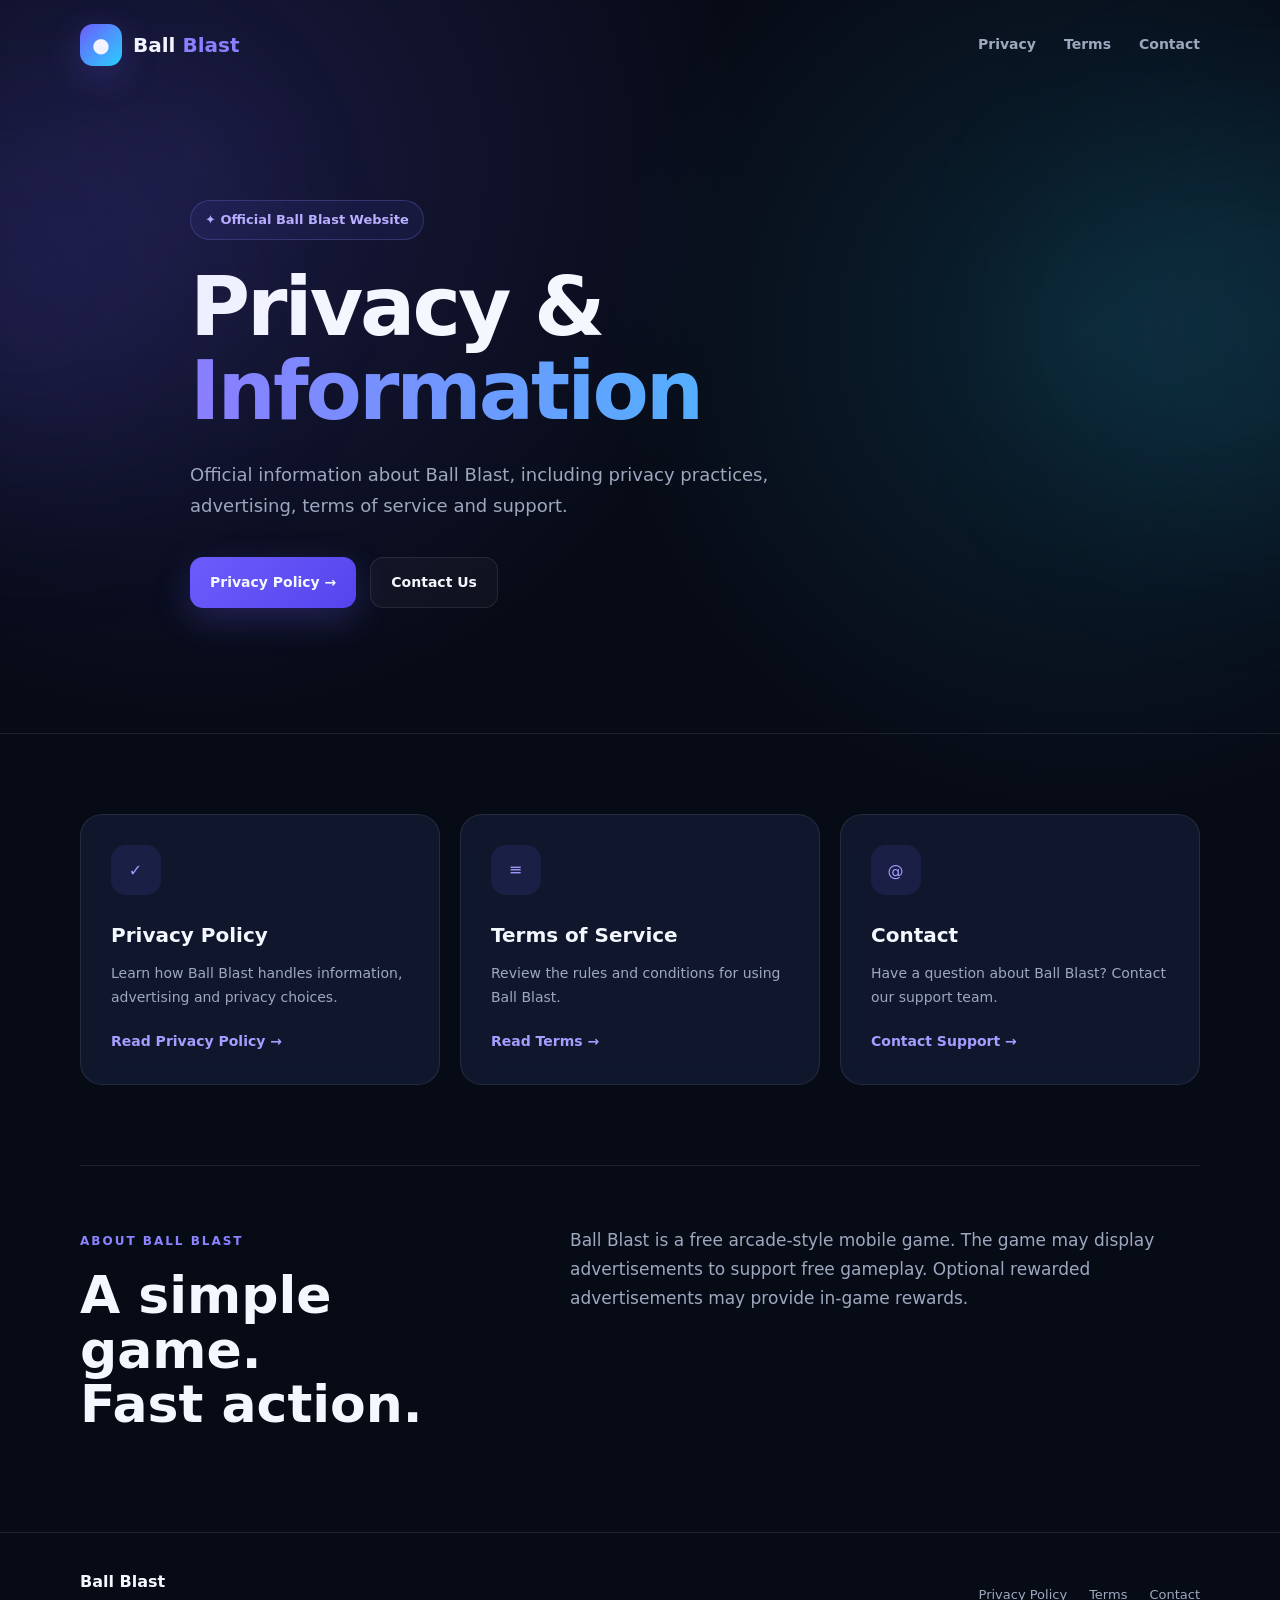
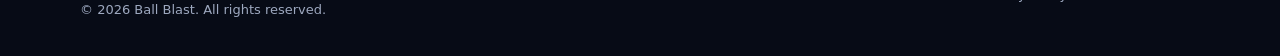
<file: index.html>
<!doctype html>
<html lang="en">
  <head>
    <meta charset="UTF-8" />

    <meta name="viewport" content="width=device-width, initial-scale=1.0" />

    <link rel="shortcut icon" href="/favicon.png" type="image/x-icon" />

    <meta
      name="description"
      content="Official Ball Blast website with privacy policy, terms of service and support information."
    />

    <title>Ball Blast — Official Website</title>

    <link rel="stylesheet" href="style.css" />
  </head>

  <body>
    <header class="hero">
      <div class="hero-glow glow-one"></div>
      <div class="hero-glow glow-two"></div>

      <nav class="navbar container">
        <a href="index.html" class="brand">
          <span class="brand-icon">●</span>

          <span> Ball <strong>Blast</strong> </span>
        </a>

        <div class="nav-links">
          <a href="privacy-policy.html">Privacy</a>
          <a href="terms.html">Terms</a>
          <a href="contact.html">Contact</a>
        </div>
      </nav>

      <div class="hero-content container">
        <div class="hero-badge">✦ Official Ball Blast Website</div>

        <h1>
          Privacy &
          <span>Information</span>
        </h1>

        <p>
          Official information about Ball Blast, including privacy practices,
          advertising, terms of service and support.
        </p>

        <div class="hero-actions">
          <a href="privacy-policy.html" class="primary-button">
            Privacy Policy →
          </a>

          <a href="contact.html" class="secondary-button"> Contact Us </a>
        </div>
      </div>
    </header>

    <main class="container">
      <section class="cards-section">
        <article class="info-card">
          <div class="card-icon">✓</div>

          <h2>Privacy Policy</h2>

          <p>
            Learn how Ball Blast handles information, advertising and privacy
            choices.
          </p>

          <a href="privacy-policy.html"> Read Privacy Policy → </a>
        </article>

        <article class="info-card">
          <div class="card-icon">≡</div>

          <h2>Terms of Service</h2>

          <p>Review the rules and conditions for using Ball Blast.</p>

          <a href="terms.html"> Read Terms → </a>
        </article>

        <article class="info-card">
          <div class="card-icon">@</div>

          <h2>Contact</h2>

          <p>Have a question about Ball Blast? Contact our support team.</p>

          <a href="contact.html"> Contact Support → </a>
        </article>
      </section>

      <section class="about-section">
        <div>
          <span class="section-label"> ABOUT BALL BLAST </span>

          <h2>
            A simple game.
            <br />
            Fast action.
          </h2>
        </div>

        <p>
          Ball Blast is a free arcade-style mobile game. The game may display
          advertisements to support free gameplay. Optional rewarded
          advertisements may provide in-game rewards.
        </p>
      </section>
    </main>

    <footer class="footer">
      <div class="container footer-inner">
        <div>
          <strong>Ball Blast</strong>

          <p>© 2026 Ball Blast. All rights reserved.</p>
        </div>

        <div class="footer-links">
          <a href="privacy-policy.html"> Privacy Policy </a>

          <a href="terms.html"> Terms </a>

          <a href="contact.html"> Contact </a>
        </div>
      </div>
    </footer>
  </body>
</html>
</file>
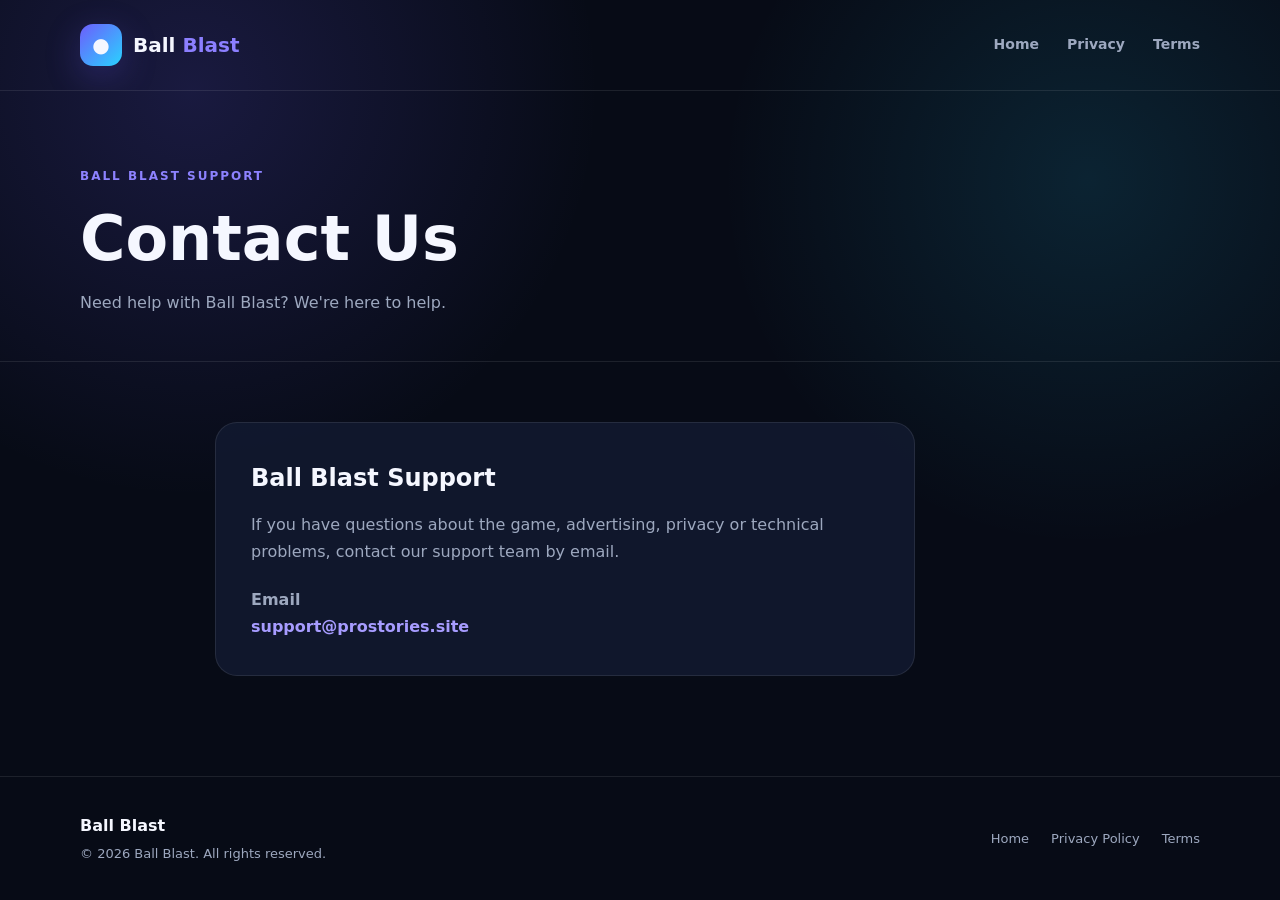
<file: contact.html>
<!doctype html>
<html lang="en">
  <head>
    <meta charset="UTF-8" />

    <meta name="viewport" content="width=device-width, initial-scale=1.0" />

    <meta name="description" content="Contact Ball Blast support." />

    <title>Contact — Ball Blast</title>

    <link rel="stylesheet" href="style.css" />
  </head>

  <body>
    <header class="hero">
      <nav class="navbar container">
        <a href="index.html" class="brand">
          <span class="brand-icon">●</span>

          <span> Ball <strong>Blast</strong> </span>
        </a>

        <div class="nav-links">
          <a href="index.html">Home</a>

          <a href="privacy-policy.html"> Privacy </a>

          <a href="terms.html"> Terms </a>
        </div>
      </nav>
    </header>

    <main>
      <section class="legal-hero">
        <div class="container">
          <span class="section-label"> BALL BLAST SUPPORT </span>

          <h1>Contact Us</h1>

          <p>Need help with Ball Blast? We're here to help.</p>
        </div>
      </section>

      <article class="legal-content container">
        <div class="contact-card">
          <h2>Ball Blast Support</h2>

          <p>
            If you have questions about the game, advertising, privacy or
            technical problems, contact our support team by email.
          </p>

          <p style="margin-top: 20px">
            <strong>Email</strong><br />

            <a class="email" href="mailto:support@prostories.site">
              support@prostories.site
            </a>
          </p>
        </div>
      </article>
    </main>

    <footer class="footer">
      <div class="container footer-inner">
        <div>
          <strong>Ball Blast</strong>

          <p>© 2026 Ball Blast. All rights reserved.</p>
        </div>

        <div class="footer-links">
          <a href="index.html">Home</a>

          <a href="privacy-policy.html"> Privacy Policy </a>

          <a href="terms.html"> Terms </a>
        </div>
      </div>
    </footer>
  </body>
</html>
</file>
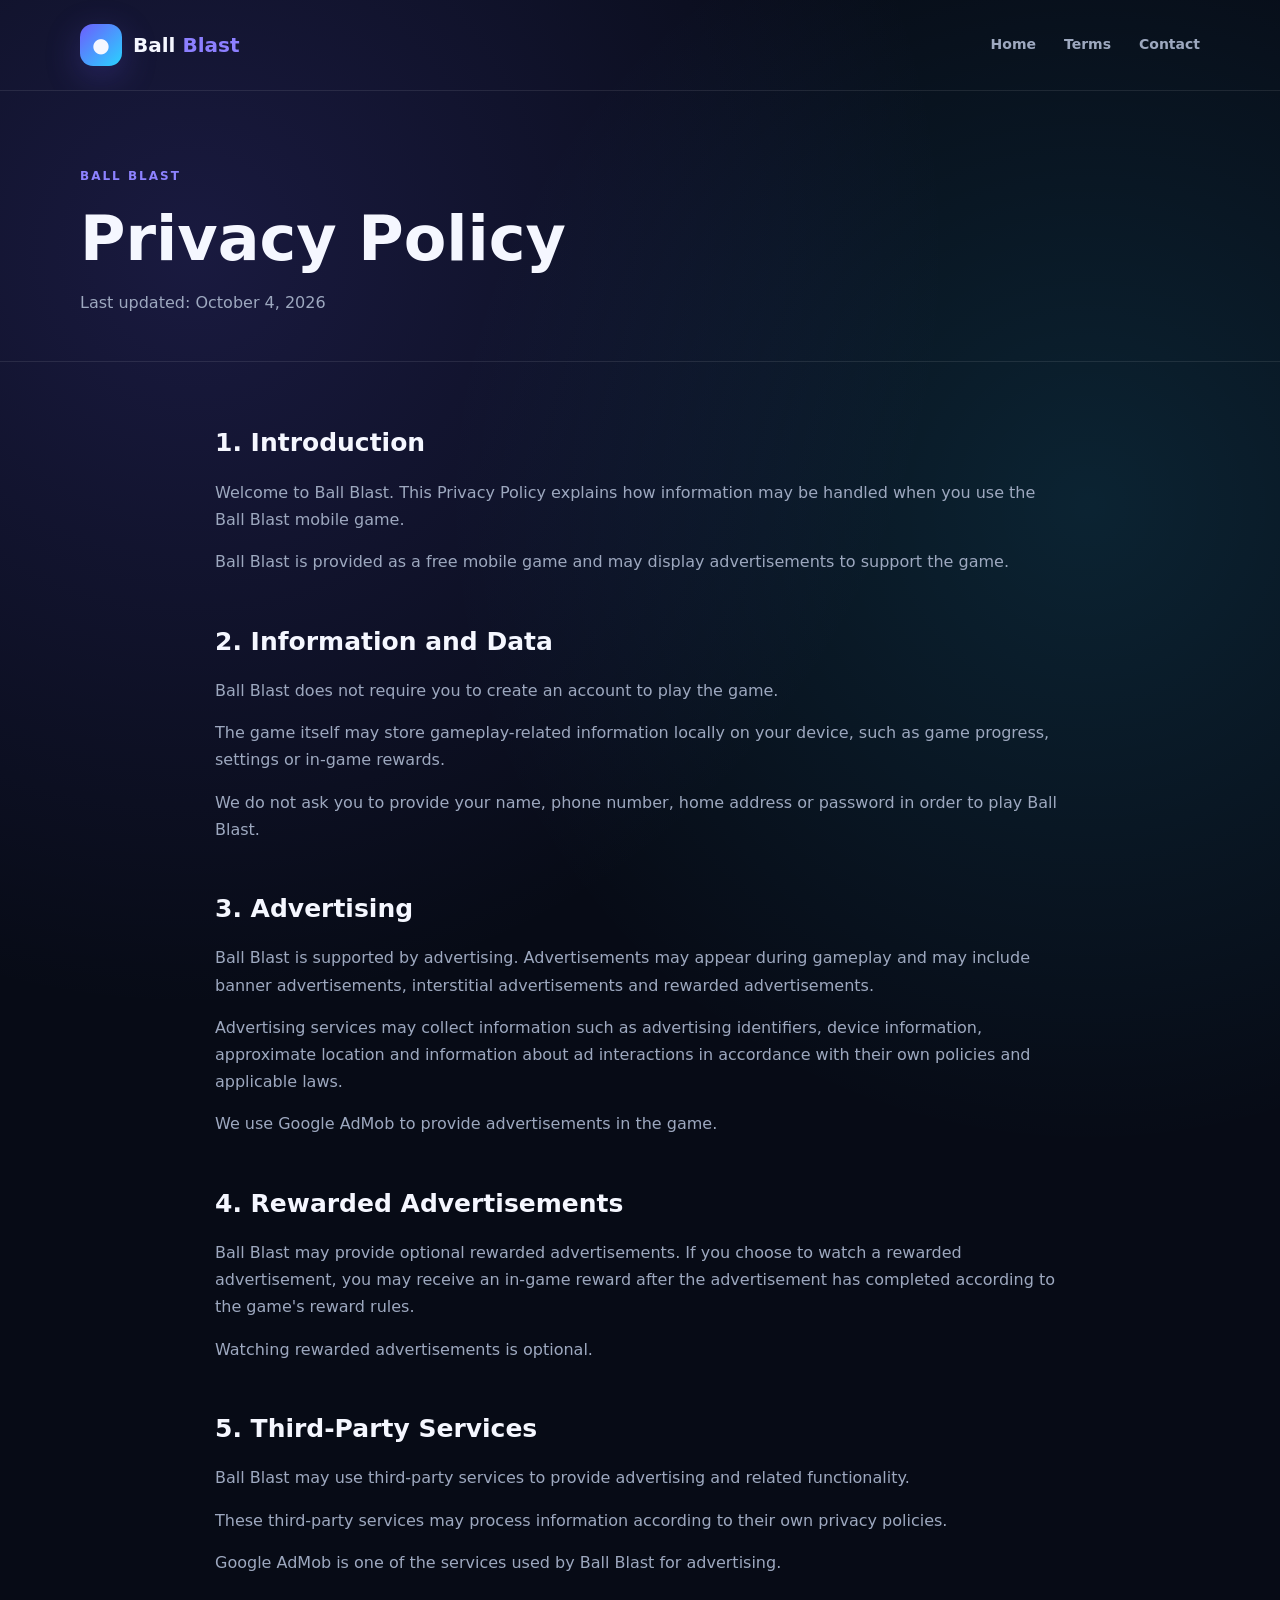
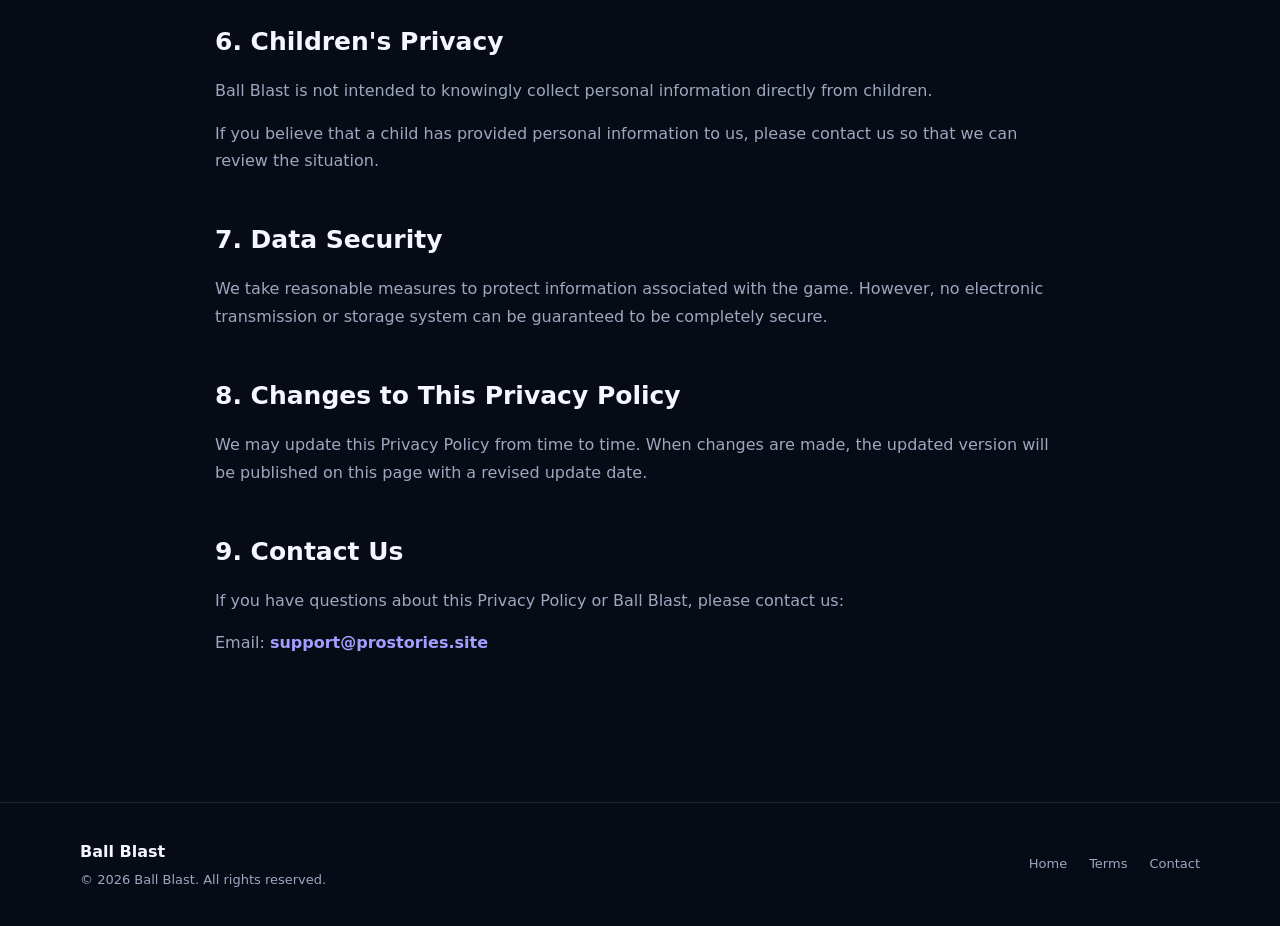
<file: privacy-policy.html>
<!doctype html>
<html lang="en">
  <head>
    <meta charset="UTF-8" />

    <meta name="viewport" content="width=device-width, initial-scale=1.0" />

    <meta name="description" content="Ball Blast Privacy Policy." />

    <title>Privacy Policy — Ball Blast</title>

    <link rel="stylesheet" href="style.css" />
  </head>

  <body>
    <header class="hero">
      <nav class="navbar container">
        <a href="index.html" class="brand">
          <span class="brand-icon">●</span>

          <span> Ball <strong>Blast</strong> </span>
        </a>

        <div class="nav-links">
          <a href="index.html"> Home </a>

          <a href="terms.html"> Terms </a>

          <a href="contact.html"> Contact </a>
        </div>
      </nav>
    </header>

    <main>
      <section class="legal-hero">
        <div class="container">
          <span class="section-label"> BALL BLAST </span>

          <h1>Privacy Policy</h1>

          <p>Last updated: October 4, 2026</p>
        </div>
      </section>

      <article class="legal-content container">
        <section class="legal-section">
          <h2>1. Introduction</h2>

          <p>
            Welcome to Ball Blast. This Privacy Policy explains how information
            may be handled when you use the Ball Blast mobile game.
          </p>

          <p>
            Ball Blast is provided as a free mobile game and may display
            advertisements to support the game.
          </p>
        </section>

        <section class="legal-section">
          <h2>2. Information and Data</h2>

          <p>
            Ball Blast does not require you to create an account to play the
            game.
          </p>

          <p>
            The game itself may store gameplay-related information locally on
            your device, such as game progress, settings or in-game rewards.
          </p>

          <p>
            We do not ask you to provide your name, phone number, home address
            or password in order to play Ball Blast.
          </p>
        </section>

        <section class="legal-section">
          <h2>3. Advertising</h2>

          <p>
            Ball Blast is supported by advertising. Advertisements may appear
            during gameplay and may include banner advertisements, interstitial
            advertisements and rewarded advertisements.
          </p>

          <p>
            Advertising services may collect information such as advertising
            identifiers, device information, approximate location and
            information about ad interactions in accordance with their own
            policies and applicable laws.
          </p>

          <p>We use Google AdMob to provide advertisements in the game.</p>
        </section>

        <section class="legal-section">
          <h2>4. Rewarded Advertisements</h2>

          <p>
            Ball Blast may provide optional rewarded advertisements. If you
            choose to watch a rewarded advertisement, you may receive an in-game
            reward after the advertisement has completed according to the game's
            reward rules.
          </p>

          <p>Watching rewarded advertisements is optional.</p>
        </section>

        <section class="legal-section">
          <h2>5. Third-Party Services</h2>

          <p>
            Ball Blast may use third-party services to provide advertising and
            related functionality.
          </p>

          <p>
            These third-party services may process information according to
            their own privacy policies.
          </p>

          <p>
            Google AdMob is one of the services used by Ball Blast for
            advertising.
          </p>
        </section>

        <section class="legal-section">
          <h2>6. Children's Privacy</h2>

          <p>
            Ball Blast is not intended to knowingly collect personal information
            directly from children.
          </p>

          <p>
            If you believe that a child has provided personal information to us,
            please contact us so that we can review the situation.
          </p>
        </section>

        <section class="legal-section">
          <h2>7. Data Security</h2>

          <p>
            We take reasonable measures to protect information associated with
            the game. However, no electronic transmission or storage system can
            be guaranteed to be completely secure.
          </p>
        </section>

        <section class="legal-section">
          <h2>8. Changes to This Privacy Policy</h2>

          <p>
            We may update this Privacy Policy from time to time. When changes
            are made, the updated version will be published on this page with a
            revised update date.
          </p>
        </section>

        <section class="legal-section">
          <h2>9. Contact Us</h2>

          <p>
            If you have questions about this Privacy Policy or Ball Blast,
            please contact us:
          </p>

          <p>
            Email:
            <a class="email" href="mailto:support@prostories.site">
              support@prostories.site
            </a>
          </p>
        </section>
      </article>
    </main>

    <footer class="footer">
      <div class="container footer-inner">
        <div>
          <strong>Ball Blast</strong>

          <p>© 2026 Ball Blast. All rights reserved.</p>
        </div>

        <div class="footer-links">
          <a href="index.html"> Home </a>

          <a href="terms.html"> Terms </a>

          <a href="contact.html"> Contact </a>
        </div>
      </div>
    </footer>
  </body>
</html>
</file>
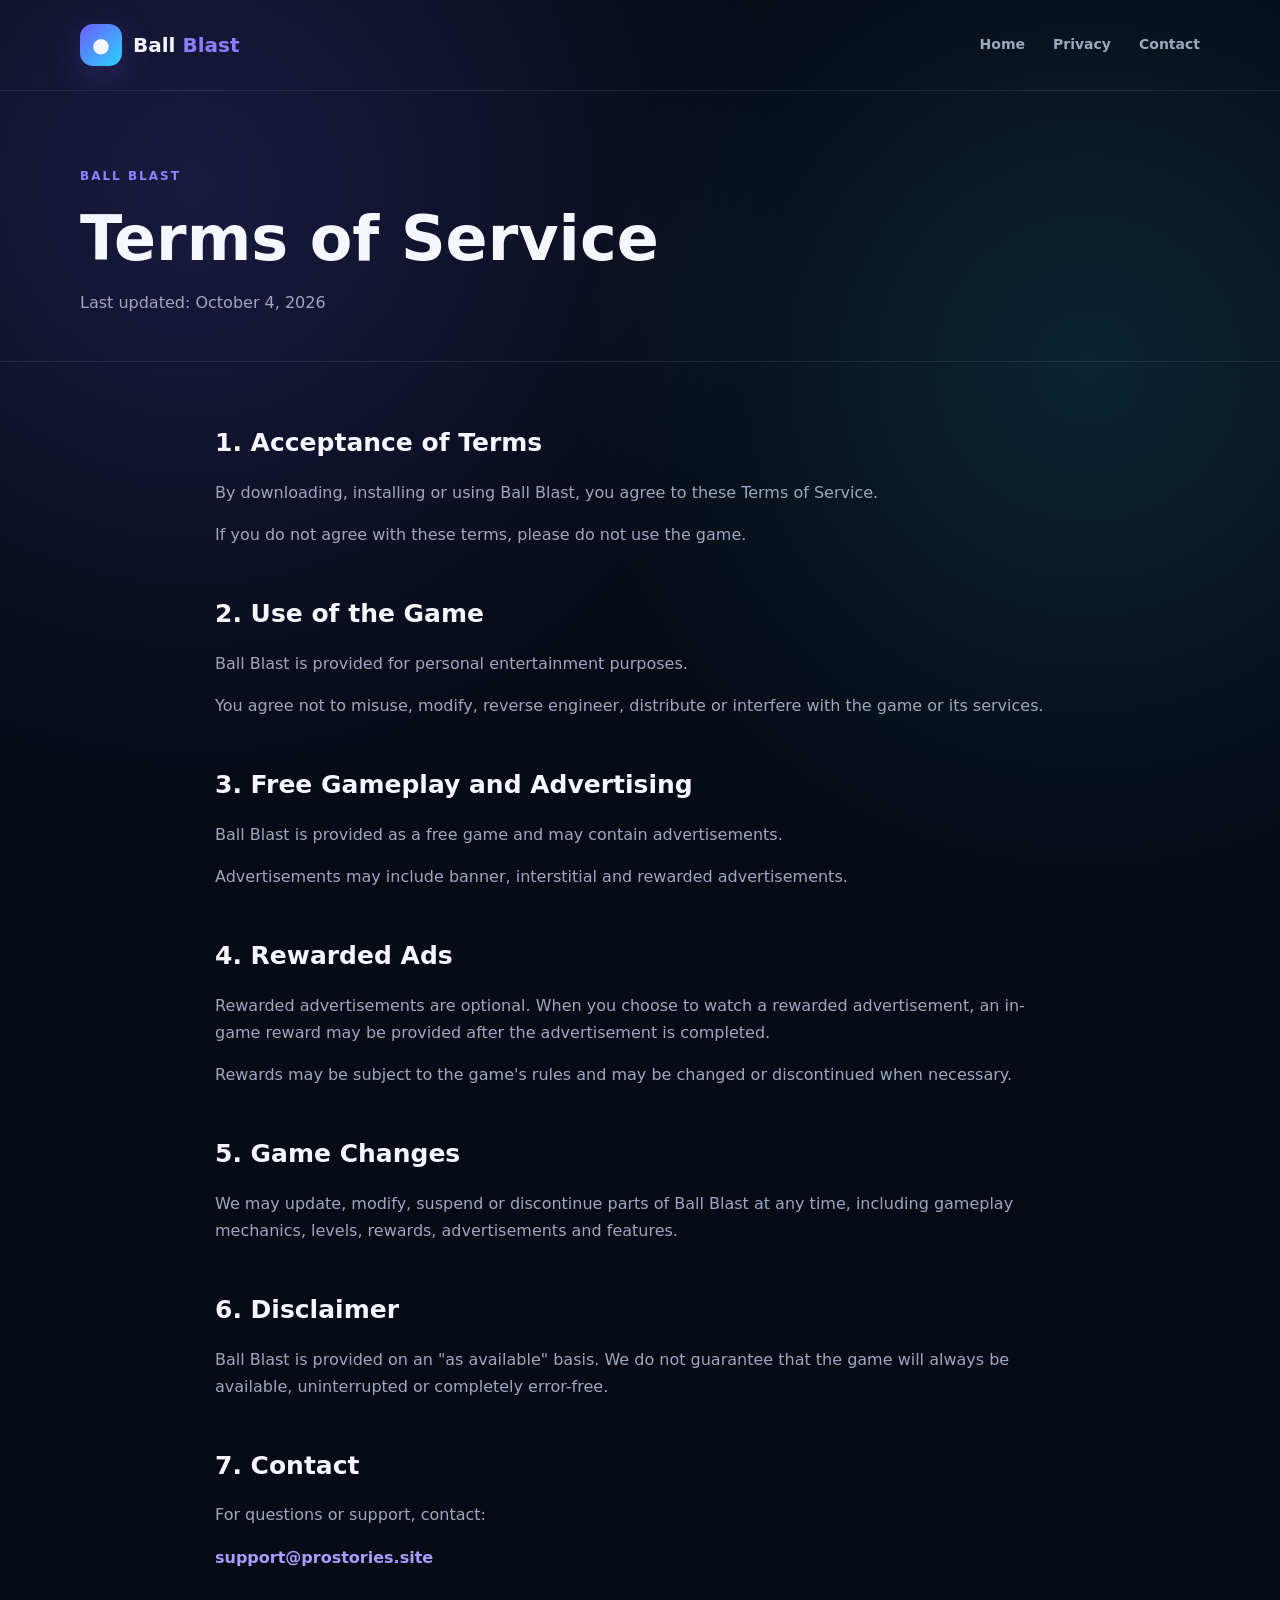
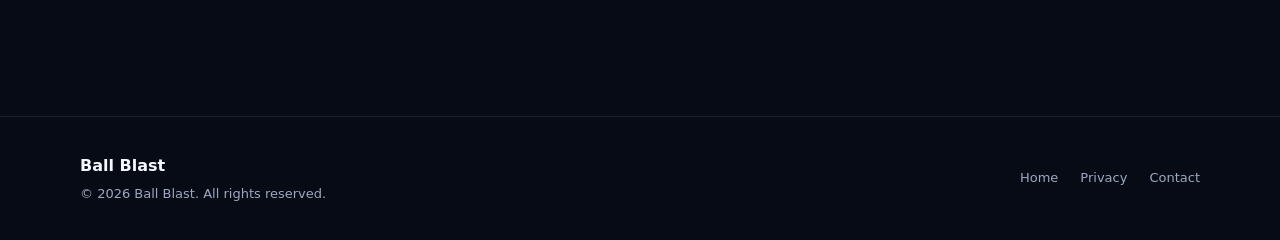
<file: terms.html>
<!doctype html>
<html lang="en">
  <head>
    <meta charset="UTF-8" />

    <meta name="viewport" content="width=device-width, initial-scale=1.0" />

    <title>Terms of Service — Ball Blast</title>

    <link rel="stylesheet" href="style.css" />
  </head>

  <body>
    <header class="hero">
      <nav class="navbar container">
        <a href="index.html" class="brand">
          <span class="brand-icon">●</span>

          <span> Ball <strong>Blast</strong> </span>
        </a>

        <div class="nav-links">
          <a href="index.html">Home</a>
          <a href="privacy-policy.html">Privacy</a>
          <a href="contact.html">Contact</a>
        </div>
      </nav>
    </header>

    <main>
      <section class="legal-hero">
        <div class="container">
          <span class="section-label"> BALL BLAST </span>

          <h1>Terms of Service</h1>

          <p>Last updated: October 4, 2026</p>
        </div>
      </section>

      <article class="legal-content container">
        <section class="legal-section">
          <h2>1. Acceptance of Terms</h2>

          <p>
            By downloading, installing or using Ball Blast, you agree to these
            Terms of Service.
          </p>

          <p>
            If you do not agree with these terms, please do not use the game.
          </p>
        </section>

        <section class="legal-section">
          <h2>2. Use of the Game</h2>

          <p>Ball Blast is provided for personal entertainment purposes.</p>

          <p>
            You agree not to misuse, modify, reverse engineer, distribute or
            interfere with the game or its services.
          </p>
        </section>

        <section class="legal-section">
          <h2>3. Free Gameplay and Advertising</h2>

          <p>
            Ball Blast is provided as a free game and may contain
            advertisements.
          </p>

          <p>
            Advertisements may include banner, interstitial and rewarded
            advertisements.
          </p>
        </section>

        <section class="legal-section">
          <h2>4. Rewarded Ads</h2>

          <p>
            Rewarded advertisements are optional. When you choose to watch a
            rewarded advertisement, an in-game reward may be provided after the
            advertisement is completed.
          </p>

          <p>
            Rewards may be subject to the game's rules and may be changed or
            discontinued when necessary.
          </p>
        </section>

        <section class="legal-section">
          <h2>5. Game Changes</h2>

          <p>
            We may update, modify, suspend or discontinue parts of Ball Blast at
            any time, including gameplay mechanics, levels, rewards,
            advertisements and features.
          </p>
        </section>

        <section class="legal-section">
          <h2>6. Disclaimer</h2>

          <p>
            Ball Blast is provided on an "as available" basis. We do not
            guarantee that the game will always be available, uninterrupted or
            completely error-free.
          </p>
        </section>

        <section class="legal-section">
          <h2>7. Contact</h2>

          <p>For questions or support, contact:</p>

          <p>
            <a class="email" href="mailto:support@prostories.site">
              support@prostories.site
            </a>
          </p>
        </section>
      </article>
    </main>

    <footer class="footer">
      <div class="container footer-inner">
        <div>
          <strong>Ball Blast</strong>

          <p>© 2026 Ball Blast. All rights reserved.</p>
        </div>

        <div class="footer-links">
          <a href="index.html">Home</a>
          <a href="privacy-policy.html">Privacy</a>
          <a href="contact.html">Contact</a>
        </div>
      </div>
    </footer>
  </body>
</html>
</file>
<file: style.css>
* {
  margin: 0;
  padding: 0;
  box-sizing: border-box;
}

:root {
  --bg: #070b16;
  --bg-soft: #0d1324;
  --card: rgba(18, 27, 49, 0.85);
  --border: rgba(255, 255, 255, 0.09);
  --text: #f5f7ff;
  --muted: #9da8bf;
  --primary: #6d5dfc;
  --primary-light: #8c7fff;
  --cyan: #29d3ff;
  --danger: #ff5577;
}

html {
  scroll-behavior: smooth;
}

body {
  font-family:
    Inter,
    ui-sans-serif,
    system-ui,
    -apple-system,
    BlinkMacSystemFont,
    "Segoe UI",
    sans-serif;

  background:
    radial-gradient(
      circle at 15% 10%,
      rgba(109, 93, 252, 0.18),
      transparent 30%
    ),
    radial-gradient(
      circle at 85% 20%,
      rgba(41, 211, 255, 0.12),
      transparent 28%
    ),
    var(--bg);

  color: var(--text);
  min-height: 100vh;
  line-height: 1.7;
}

a {
  color: inherit;
  text-decoration: none;
}

.container {
  width: min(1120px, calc(100% - 40px));
  margin: 0 auto;
}

/* NAVBAR */

.navbar {
  padding: 24px 0;
  display: flex;
  justify-content: space-between;
  align-items: center;
  gap: 25px;
}

.brand {
  display: flex;
  align-items: center;
  gap: 11px;
  font-size: 20px;
  font-weight: 800;
}

.brand strong {
  color: var(--primary-light);
}

.brand-icon {
  width: 42px;
  height: 42px;
  border-radius: 13px;

  display: flex;
  align-items: center;
  justify-content: center;

  background: linear-gradient(135deg, var(--primary), var(--cyan));

  box-shadow: 0 10px 35px rgba(109, 93, 252, 0.25);
}

.nav-links {
  display: flex;
  align-items: center;
  gap: 28px;
}

.nav-links a {
  color: var(--muted);
  font-size: 14px;
  font-weight: 600;
  transition: 0.25s ease;
}

.nav-links a:hover {
  color: white;
}

/* HERO */

.hero {
  position: relative;
  overflow: hidden;
  border-bottom: 1px solid var(--border);
}

.hero-glow {
  position: absolute;
  width: 350px;
  height: 350px;
  border-radius: 50%;
  filter: blur(100px);
  pointer-events: none;
}

.glow-one {
  background: rgba(109, 93, 252, 0.14);
  top: 100px;
  left: -150px;
}

.glow-two {
  background: rgba(41, 211, 255, 0.1);
  right: -150px;
  top: 150px;
}

.hero-content {
  padding: 110px 0 125px;
  max-width: 900px;
}

.hero-badge {
  display: inline-flex;
  align-items: center;
  gap: 8px;

  padding: 8px 14px;
  border-radius: 999px;

  border: 1px solid rgba(140, 127, 255, 0.25);
  background: rgba(109, 93, 252, 0.08);

  color: #b9b0ff;
  font-size: 13px;
  font-weight: 700;
}

.hero h1 {
  margin-top: 25px;
  font-size: clamp(48px, 7vw, 82px);
  line-height: 1.02;
  letter-spacing: -3px;
}

.hero h1 span {
  display: block;

  background: linear-gradient(90deg, var(--primary-light), var(--cyan));

  -webkit-background-clip: text;
  background-clip: text;
  color: transparent;
}

.hero p {
  margin-top: 28px;
  max-width: 680px;
  color: var(--muted);
  font-size: 18px;
}

/* BUTTONS */

.hero-actions {
  display: flex;
  flex-wrap: wrap;
  gap: 14px;
  margin-top: 35px;
}

.primary-button,
.secondary-button {
  display: inline-flex;
  align-items: center;
  justify-content: center;

  padding: 13px 20px;
  border-radius: 13px;

  font-size: 14px;
  font-weight: 800;

  transition: 0.25s ease;
}

.primary-button {
  background: linear-gradient(135deg, var(--primary), #5544ed);

  box-shadow: 0 12px 35px rgba(109, 93, 252, 0.25);
}

.primary-button:hover {
  transform: translateY(-2px);
}

.secondary-button {
  border: 1px solid var(--border);
  background: rgba(255, 255, 255, 0.03);
}

.secondary-button:hover {
  background: rgba(255, 255, 255, 0.07);
}

/* CARDS */

.cards-section {
  padding: 80px 0;
  display: grid;
  grid-template-columns: repeat(3, 1fr);
  gap: 20px;
}

.info-card {
  padding: 30px;
  border: 1px solid var(--border);
  background: var(--card);
  border-radius: 22px;

  backdrop-filter: blur(15px);

  transition:
    transform 0.25s ease,
    border-color 0.25s ease;
}

.info-card:hover {
  transform: translateY(-5px);
  border-color: rgba(140, 127, 255, 0.35);
}

.card-icon {
  width: 50px;
  height: 50px;
  border-radius: 15px;

  display: flex;
  align-items: center;
  justify-content: center;

  background: rgba(109, 93, 252, 0.12);
  color: #a79cff;
}

.info-card h2 {
  margin-top: 23px;
  font-size: 20px;
}

.info-card p {
  margin-top: 10px;
  color: var(--muted);
  font-size: 14px;
}

.info-card a {
  display: inline-block;
  margin-top: 20px;

  color: #a79cff;
  font-size: 14px;
  font-weight: 800;
}

/* ABOUT */

.about-section {
  display: grid;
  grid-template-columns: 0.8fr 1.2fr;
  gap: 70px;

  padding: 60px 0 100px;

  border-top: 1px solid var(--border);
}

.section-label {
  color: #8d82ff;
  font-size: 12px;
  font-weight: 900;
  letter-spacing: 2px;
}

.about-section h2 {
  margin-top: 15px;
  font-size: clamp(32px, 5vw, 52px);
  line-height: 1.05;
}

.about-section > p {
  color: var(--muted);
  font-size: 17px;
}

/* LEGAL PAGE */

.legal-hero {
  padding: 70px 0 45px;
  border-bottom: 1px solid var(--border);
}

.legal-hero h1 {
  margin-top: 18px;
  font-size: clamp(38px, 6vw, 62px);
  line-height: 1.05;
}

.legal-hero p {
  margin-top: 18px;
  color: var(--muted);
  max-width: 720px;
}

.legal-content {
  padding: 60px 0 100px;
  max-width: 850px;
}

.legal-section {
  margin-bottom: 45px;
}

.legal-section h2 {
  margin-bottom: 14px;
  font-size: 25px;
}

.legal-section h3 {
  margin-top: 24px;
  margin-bottom: 8px;
  font-size: 18px;
}

.legal-section p {
  color: var(--muted);
  margin-bottom: 15px;
}

.legal-section ul {
  margin: 12px 0 18px 25px;
  color: var(--muted);
}

.legal-section li {
  margin-bottom: 8px;
}

.email {
  color: #a79cff;
  font-weight: 700;
}

/* CONTACT */

.contact-card {
  max-width: 700px;
  padding: 35px;
  border-radius: 22px;
  border: 1px solid var(--border);
  background: var(--card);
}

.contact-card h2 {
  margin-bottom: 12px;
}

.contact-card p {
  color: var(--muted);
}

/* FOOTER */

.footer {
  border-top: 1px solid var(--border);
  padding: 35px 0;
}

.footer-inner {
  display: flex;
  justify-content: space-between;
  align-items: center;
  gap: 25px;
}

.footer p {
  color: var(--muted);
  font-size: 13px;
  margin-top: 4px;
}

.footer-links {
  display: flex;
  gap: 22px;
  flex-wrap: wrap;
}

.footer-links a {
  color: var(--muted);
  font-size: 13px;
}

.footer-links a:hover {
  color: white;
}

/* MOBILE */

@media (max-width: 800px) {
  .navbar {
    align-items: flex-start;
  }

  .nav-links {
    gap: 13px;
    flex-wrap: wrap;
    justify-content: flex-end;
  }

  .hero-content {
    padding: 80px 0 90px;
  }

  .hero h1 {
    letter-spacing: -2px;
  }

  .cards-section {
    grid-template-columns: 1fr;
  }

  .about-section {
    grid-template-columns: 1fr;
    gap: 25px;
  }

  .footer-inner {
    flex-direction: column;
    align-items: flex-start;
  }
}

@media (max-width: 500px) {
  .container {
    width: min(100% - 28px, 1120px);
  }

  .navbar {
    flex-direction: column;
  }

  .nav-links {
    justify-content: flex-start;
  }

  .hero h1 {
    font-size: 45px;
  }

  .hero p {
    font-size: 16px;
  }

  .primary-button,
  .secondary-button {
    width: 100%;
  }

  .contact-card {
    padding: 25px;
  }
}
</file>
